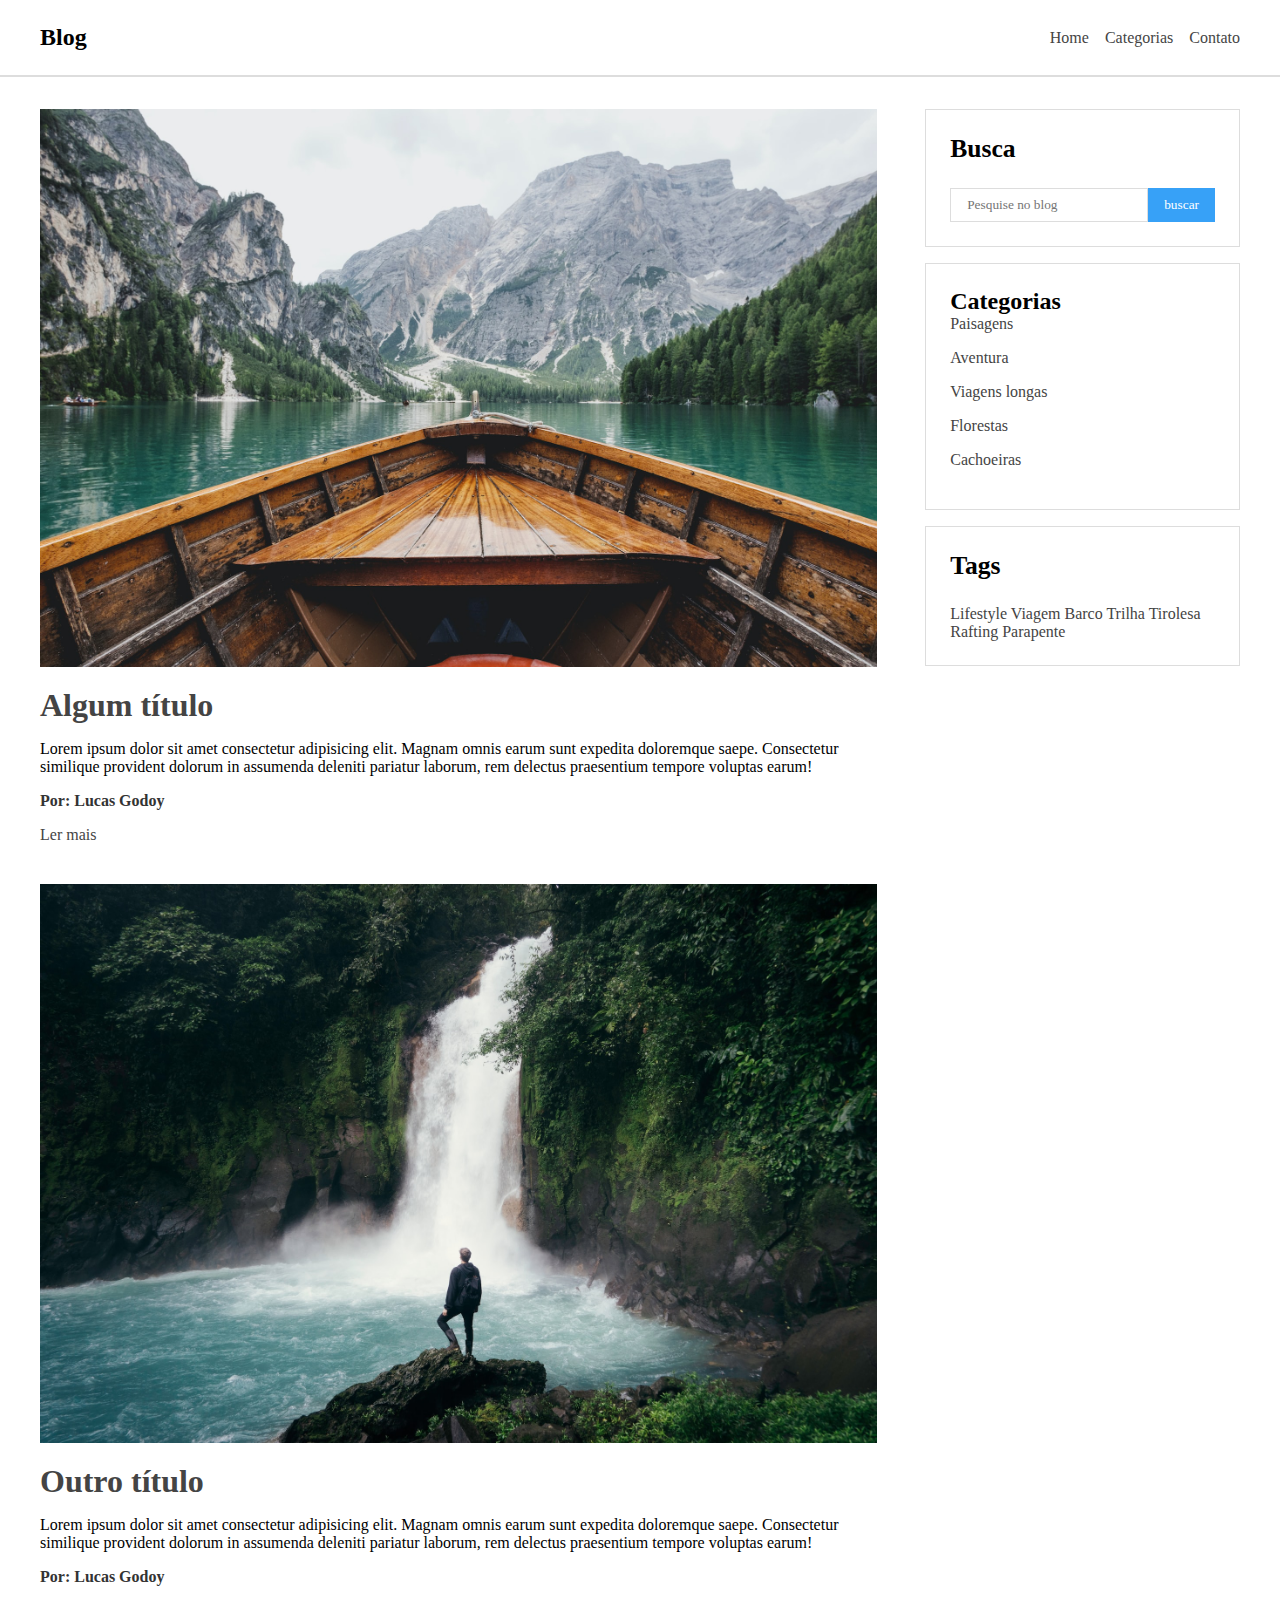
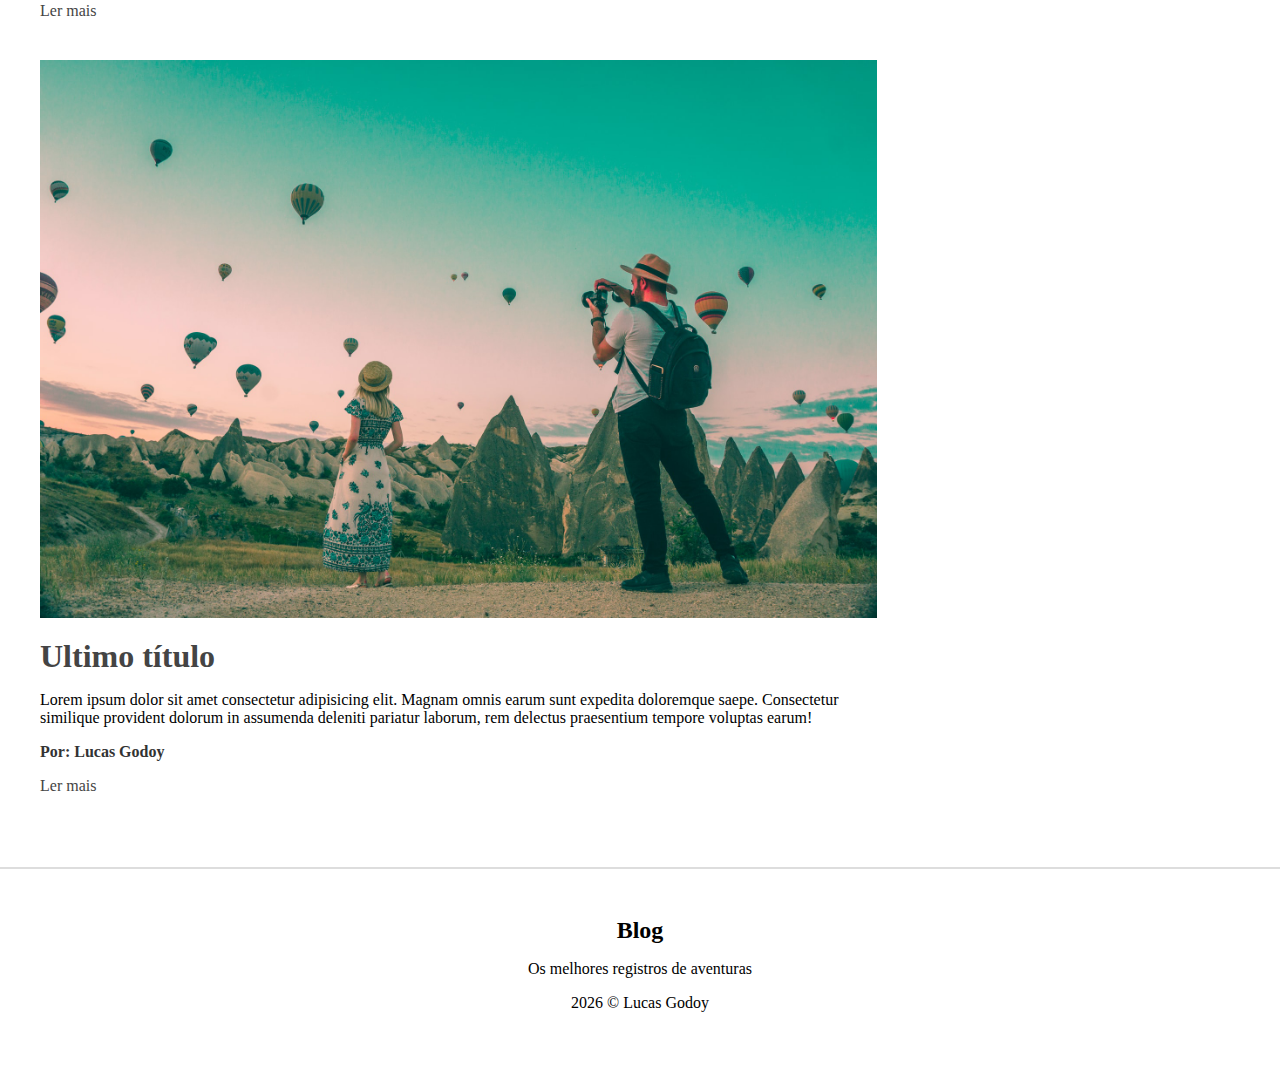
<file: Projeto-BlogSemantico/index.html>
<!doctype html>
<html lang="pt-br">
  <head>
    <meta charset="UTF-8" />
    <meta name="viewport" content="width=device-width, initial-scale=1.0" />
    <title>Blog Semântico</title>
    <link rel="stylesheet" href="style.css" />
  </head>
  <body>
    <header>
      <nav id="navbar">
        <div id="navbar-inner">
          <h2>Blog</h2>
          <ul id="nav-links">
            <li><a href="#">Home</a></li>
            <li><a href="#">Categorias</a></li>
            <li><a href="#">Contato</a></li>
          </ul>
        </div>
      </nav>
    </header>
    <div class="container">
      <main id="posts-container">
        <article class="post">
          <img src="img/f1.jpg" alt="Passeio de barco" />
          <h3 class="title"><a href="#">Algum título</a></h3>
          <p class="description">
            Lorem ipsum dolor sit amet consectetur adipisicing elit. Magnam
            omnis earum sunt expedita doloremque saepe. Consectetur similique
            provident dolorum in assumenda deleniti pariatur laborum, rem
            delectus praesentium tempore voluptas earum!
          </p>
          <p class="author">Por: Lucas Godoy</p>
          <a href="#">Ler mais</a>
        </article>
        <article class="post">
          <img src="img/f2.jpg" alt="Cachoeira" />
          <h3 class="title"><a href="#">Outro título</a></h3>
          <p class="description">
            Lorem ipsum dolor sit amet consectetur adipisicing elit. Magnam
            omnis earum sunt expedita doloremque saepe. Consectetur similique
            provident dolorum in assumenda deleniti pariatur laborum, rem
            delectus praesentium tempore voluptas earum!
          </p>
          <p class="author">Por: Lucas Godoy</p>
          <a href="#">Ler mais</a>
        </article>
        <article class="post">
          <img src="img/f3.jpg" alt="Balões" />
          <h3 class="title"><a href="#">Ultimo título</a></h3>
          <p class="description">
            Lorem ipsum dolor sit amet consectetur adipisicing elit. Magnam
            omnis earum sunt expedita doloremque saepe. Consectetur similique
            provident dolorum in assumenda deleniti pariatur laborum, rem
            delectus praesentium tempore voluptas earum!
          </p>
          <p class="author">Por: Lucas Godoy</p>
          <a href="#">Ler mais</a>
        </article>
      </main>
      <aside id="sidebar">
        <section id="search-bar">
          <h4>Busca</h4>
          <form>
            <input type="text" placeholder="Pesquise no blog" />
            <input type="submit" value="buscar" />
          </form>
        </section>
        <section id="categories">
          <h2>Categorias</h2>
          <nav>
            <ul>
              <li><a href="#">Paisagens</a></li>
              <li><a href="#">Aventura</a></li>
              <li><a href="#">Viagens longas</a></li>
              <li><a href="#">Florestas</a></li>
              <li><a href="#">Cachoeiras</a></li>
            </ul>
          </nav>
        </section>
        <section id="tags">
          <h4>Tags</h4>
          <div class="tags-container">
            <a href="#">Lifestyle</a>
            <a href="#">Viagem</a>
            <a href="#">Barco</a>
            <a href="#">Trilha</a>
            <a href="#">Tirolesa</a>
            <a href="#">Rafting</a>
            <a href="#">Parapente</a>
          </div>
        </section>
      </aside>
    </div>
    <footer id="footer">
      <h2>Blog</h2>
      <p>Os melhores registros de aventuras</p>
      <p>2026 &copy; Lucas Godoy</p>
    </footer>
  </body>
</html>
</file>
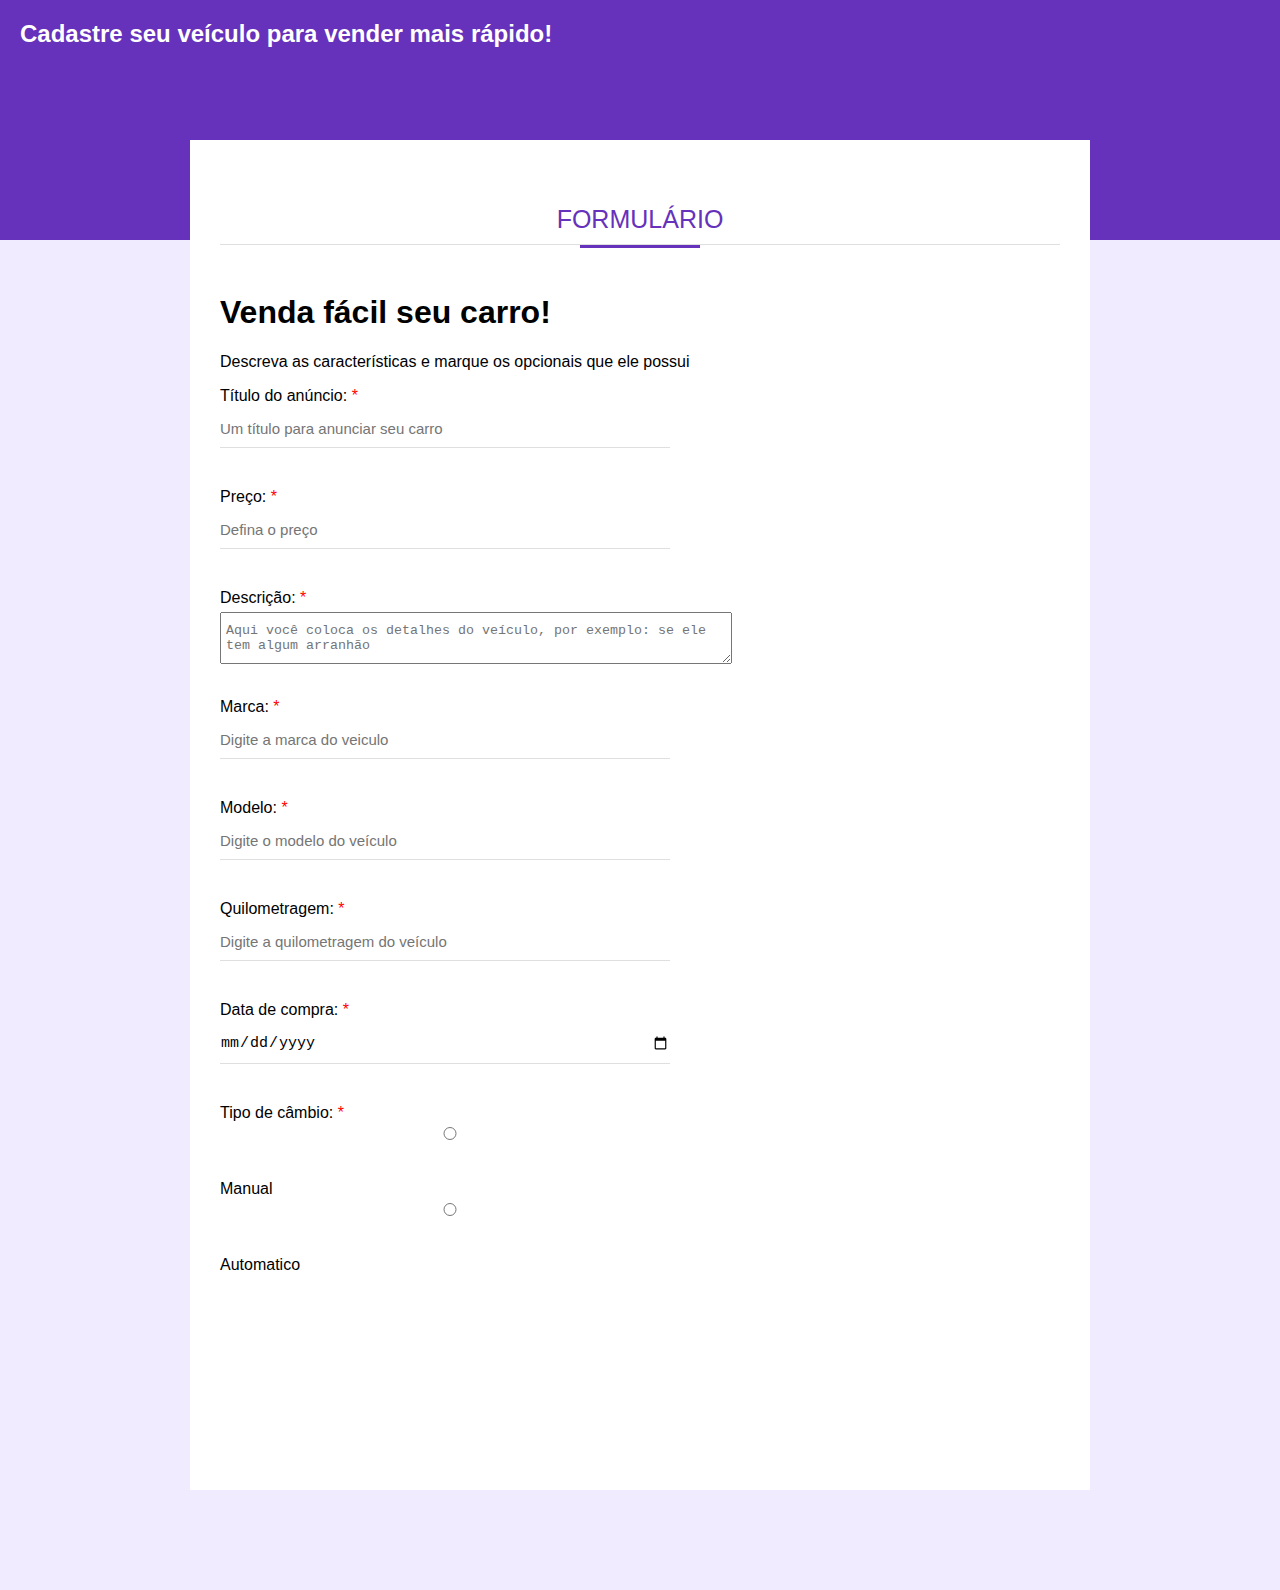
<file: Projeto-Formulario/index.html>
<!DOCTYPE html>
<html lang="pt-br">
  <head>
    <meta charset="UTF-8" />
    <meta name="viewport" content="width=device-width, initial-scale=1.0" />
    <title>Venda seu carro</title>
    <link rel="stylesheet" href="style.css" />
  </head>
  <body>
    <div class="header">
      <h2>Cadastre seu veículo para vender mais rápido!</h2>
    </div>
    <div class="container">
      <p class="paragrafo-formulario">FORMULÁRIO</p>
      <div class="linha"></div>
      <h1>Venda fácil seu carro!</h1>
      <p>Descreva as características e marque os opcionais que ele possui</p>
      <div class="input">
        <label for="titulo"
          >Título do anúncio: <span class="asterisco">*</span></label
        >
        <input
          type="text"
          name="titulo"
          placeholder="Um título para anunciar seu carro"
          required
        />
        <div class="input">
          <label for="preco">Preço: <span class="asterisco">*</span></label>
          <input
            type="number"
            name="preco"
            placeholder="Defina o preço"
            required
          />
        </div>
        <div class="input">
          <label for="preco">Descrição: <span class="asterisco">*</span></label>
          <textarea name="descricao" id="" placeholder="Aqui você coloca os detalhes do veículo, por exemplo: se ele tem algum arranhão"></textarea>
      </div>
      <div class="input">
          <label for="marca">Marca: <span class="asterisco">*</span></label>
          <input
            type="text"
            name="marca"
            placeholder="Digite a marca do veiculo"
            required
          />
        </div>
        <div class="input">
          <label for="marca">Modelo: <span class="asterisco">*</span></label>
          <input
            type="text"
            name="modelo"
            placeholder="Digite o modelo do veículo"
            required
          />
        </div>
        <div class="input">
          <label for="quilometragem">Quilometragem: <span class="asterisco">*</span></label>
          <input
            type="number"
            name="quilometragem"
            placeholder="Digite a quilometragem do veículo"
            required
          />
        </div>
        <div class="input">
          <label for="data">Data de compra: <span class="asterisco">*</span></label>
          <input
            type="date"
            name="data"
            required
          />
        </div>
        <div class="input">
          <label for="cambio">Tipo de câmbio: <span class="asterisco">*</span></label>
          <input
            type="radio"
            name="cambio"
            required
          />
          <label for="manual">Manual</label>
          <input
            type="radio"
            name="cambio"
            required
          />
          <label for="automatico">Automatico</label>
        </div>
    </div>
    
  </body>
</html>
</file>
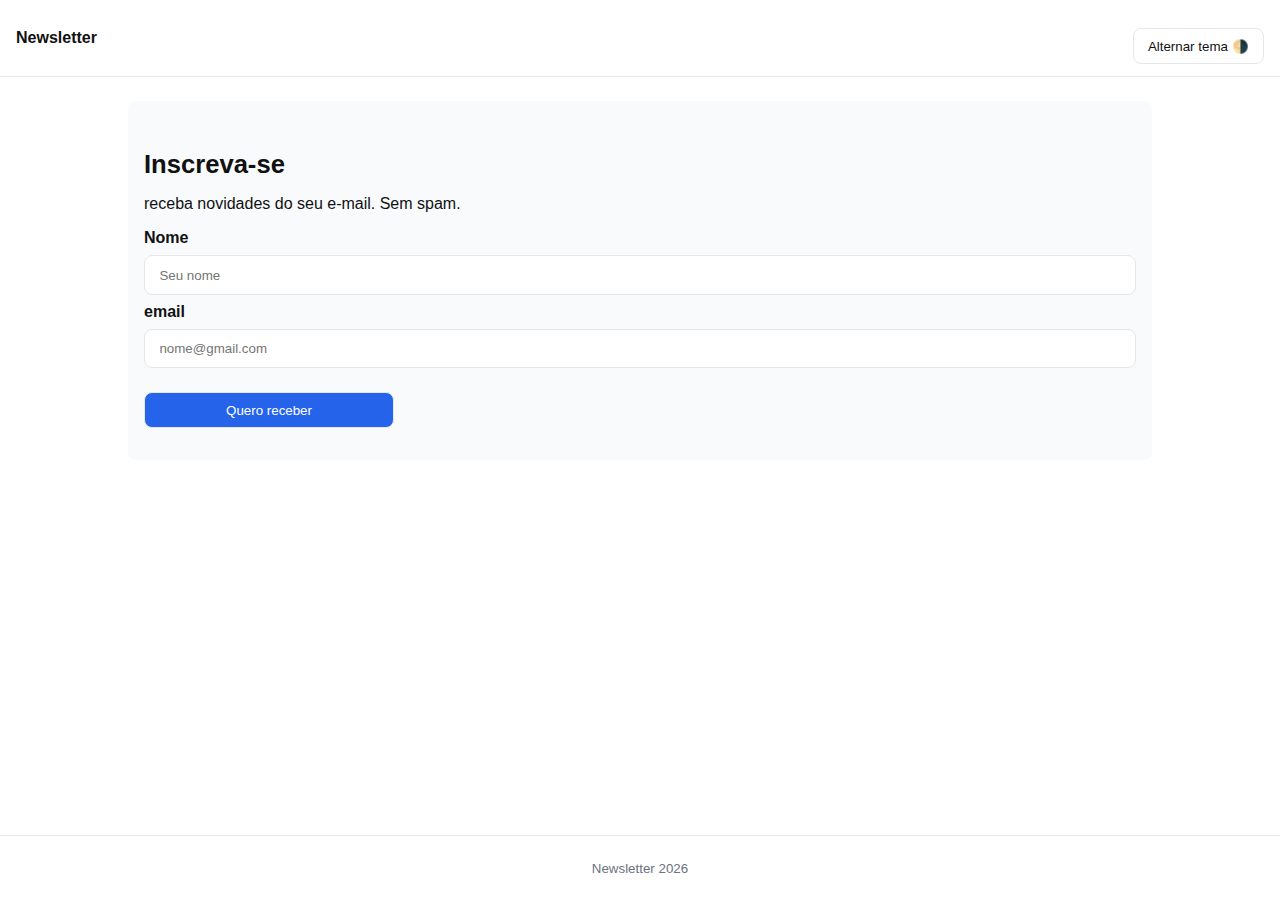
<file: Projeto-HospedarSite/index.html>
<!doctype html>
<html lang="en">
  <head>
    <meta charset="UTF-8" />
    <meta name="viewport" content="width=device-width, initial-scale=1.0" />
    <title>Newsletter</title>
    <link rel="stylesheet" href="style.css" />
    <script src="app.js" defer></script>
  </head>
  <body>
    <header class="topo">
      <div class="container">
        <strong>Newsletter</strong>
        <button id="btnTema" class="btn">Alternar tema 🌗</button>
      </div>
    </header>
    <main class="container">
      <section class="caixa">
        <h1>Inscreva-se</h1>
        <p>receba novidades do seu e-mail. Sem spam.</p>

        <form>
          <label for="nome">Nome</label>
          <input type="text" name="nome" id="nome" placeholder="Seu nome" />

          <label for="email">email</label>
          <input
            type="email"
            id="email"
            name="email"
            placeholder="nome@gmail.com"
          />

          <button type="submit" class="btn primario">Quero receber</button>
        </form>
      </section>
    </main>

    <footer class="rodape">
      <div class="container">
        <small>Newsletter <span id="ano"></span></small>
      </div>
    </footer>
  </body>
</html>
</file>
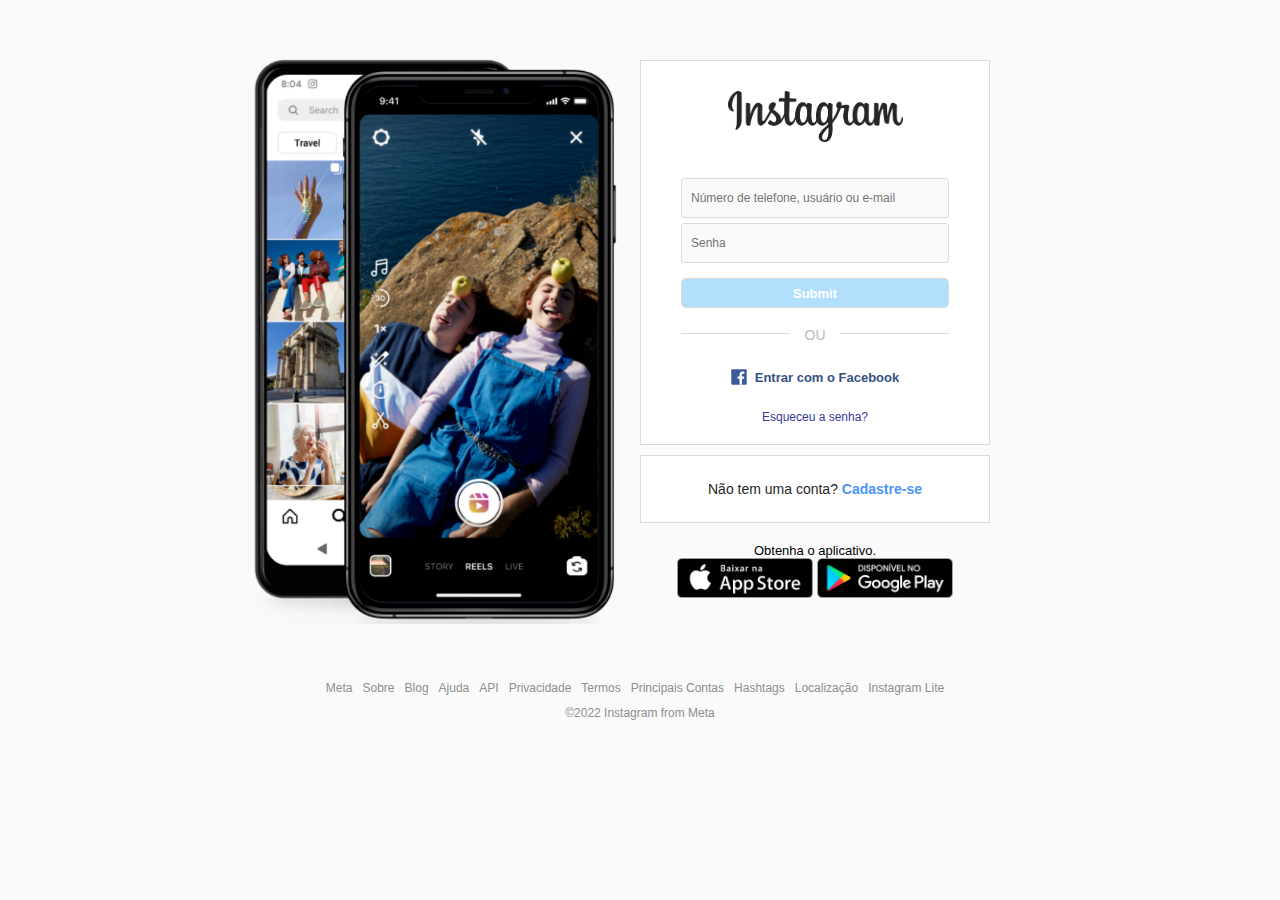
<file: Projeto-Instagram/index.html>
<!doctype html>
<html lang="pt-br">
  <head>
    <meta charset="UTF-8" />
    <meta name="viewport" content="width=device-width, initial-scale=1.0" />
    <title>Instagram</title>
    <link rel="stylesheet" href="style.css" />
    <link
      rel="shortcut icon"
      href="../Projeto-Instagram/img/favicon.png"
      type="image/x-icon"
    />
  </head>
  <body>
    <main>
        <div id="main-container">
            <!-- Banner Container -->
            <div id="banner-container">
                <img src="img/banner2.png" alt="Crie uma conta no Instagram">
            </div>
            <!-- Login e Registro -->
             <div id="form-container">
                <div id="form-box">
                    <img id="logo-insta" src="img/logo_instagram.png" alt="Instagram">
                    <form id="login-form">
                        <input type="text" name="username" placeholder="Número de telefone, usuário ou e-mail">
                        <input type="password" name="password" placeholder="Senha"">
                        <input type="submit" name="Entrar">
                    </form>
                    <div class="separator">
                        <div class="line"></div>
                        <span>Ou</span>
                    </div>
                    <div id="other-links">
                         <div id="facebook-login">
                            <a href="#">
                            <img src="img/logo_facebook.svg" alt="Facebook Login">
                            <span>Entrar com o Facebook</span></a>
                        </div>
                        <div id="forgot-pass">
                            <a href="#">Esqueceu a senha?</a>
                        </div>
                        </div>
                </div>
                <div id="register-container">
                    <p>Não tem uma conta? <a href="#">Cadastre-se</a></p>
                </div>
                <div id="get-app-container">
                    <p>Obtenha o aplicativo.</p>
                    <a href="#">
                        <img src="img/apple_btn.png" alt="Apple Store"> 
                    </a>
                    <a href="#">
                        <img src="img/gplay_btn.png" alt="Google Play Store">
                    </a>
                </div>
             </div>
        </div>
    </main>
    <footer>
        <nav>
            <ul id="footer-links">
                <li> <a href="#">Meta</a></li>
                <li> <a href="#">Sobre</a></li>
                <li> <a href="#">Blog</a></li>
                <li> <a href="#">Ajuda</a></li>
                <li> <a href="#">API</a></li>
                <li> <a href="#">Privacidade</a></li>
                <li> <a href="#">Termos</a></li>
                <li> <a href="#">Principais Contas</a></li>
                <li> <a href="#">Hashtags</a></li>
                <li> <a href="#">Localização</a></li>
                <li> <a href="#">Instagram Lite</a></li>
            </ul>
        </nav>
        <p id="copyright">&copy;2022 Instagram from Meta</p>
    </footer>
  </body>
</html>
</file>
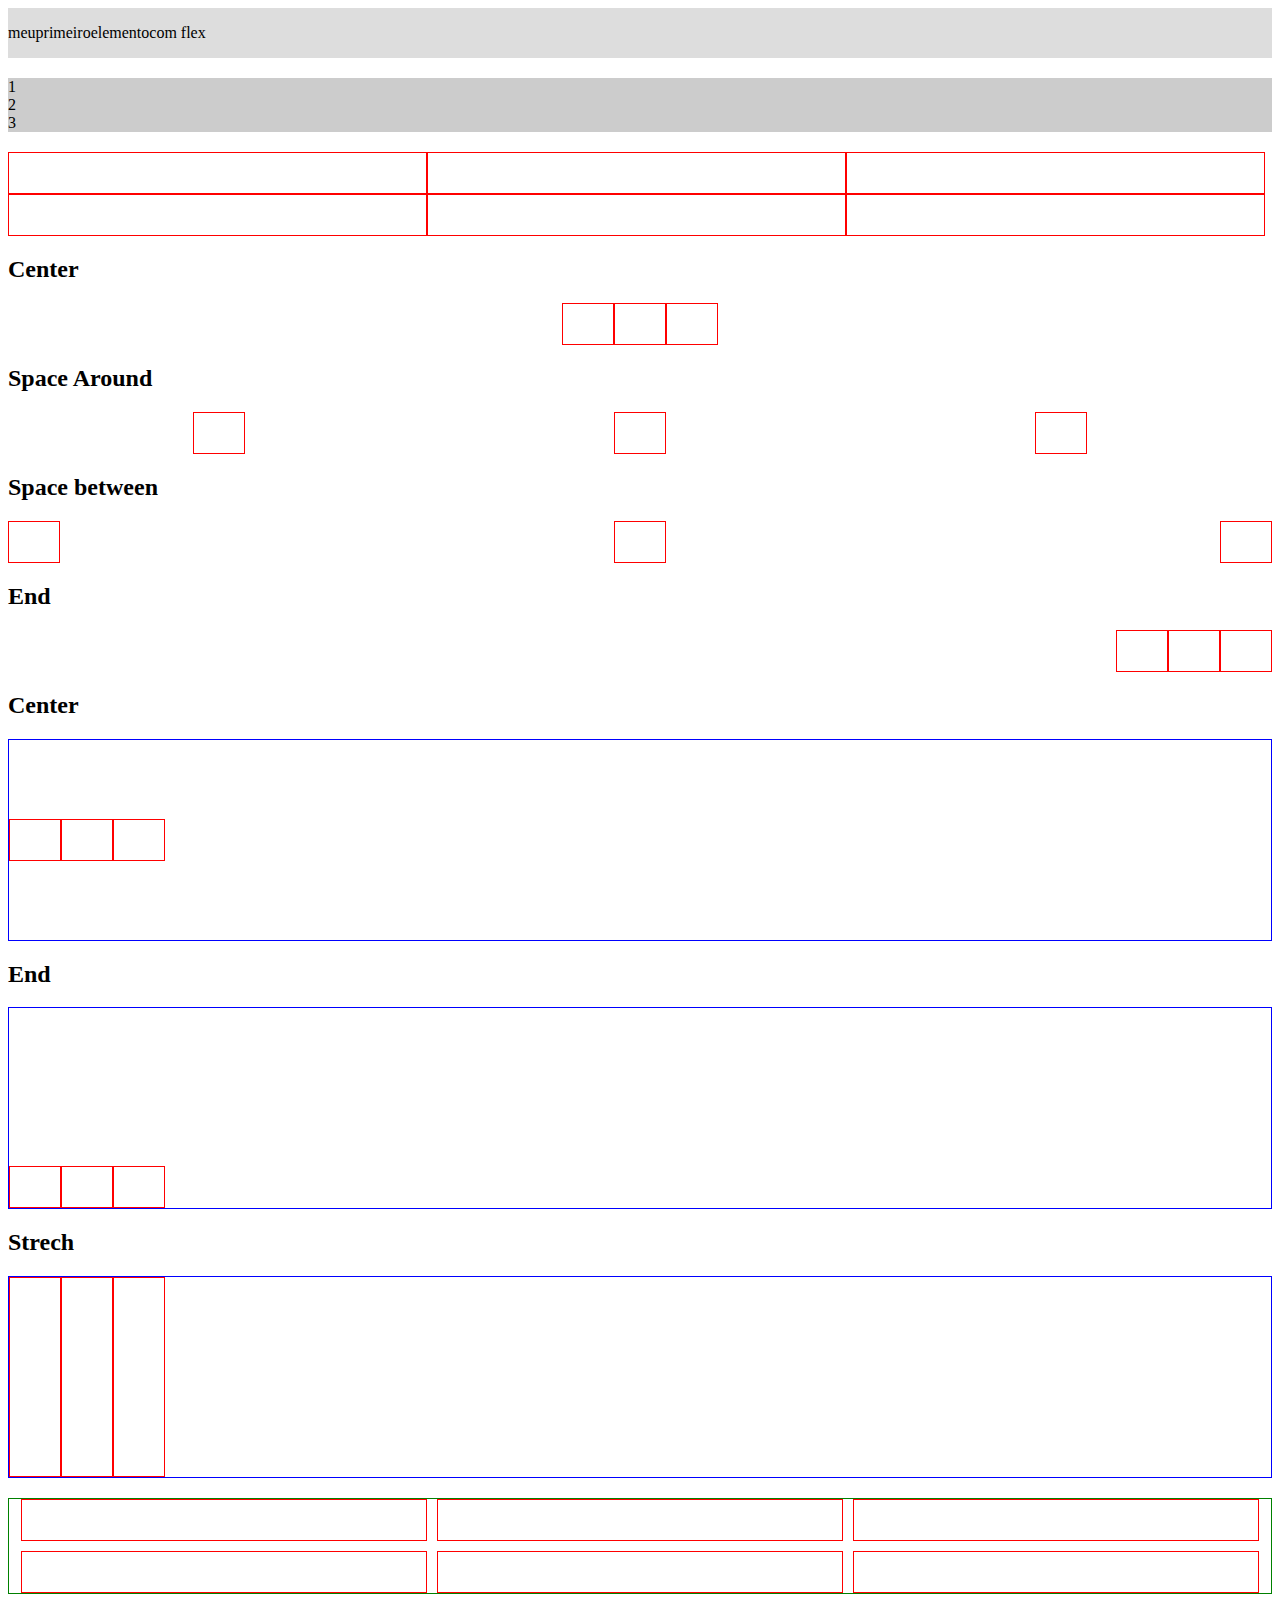
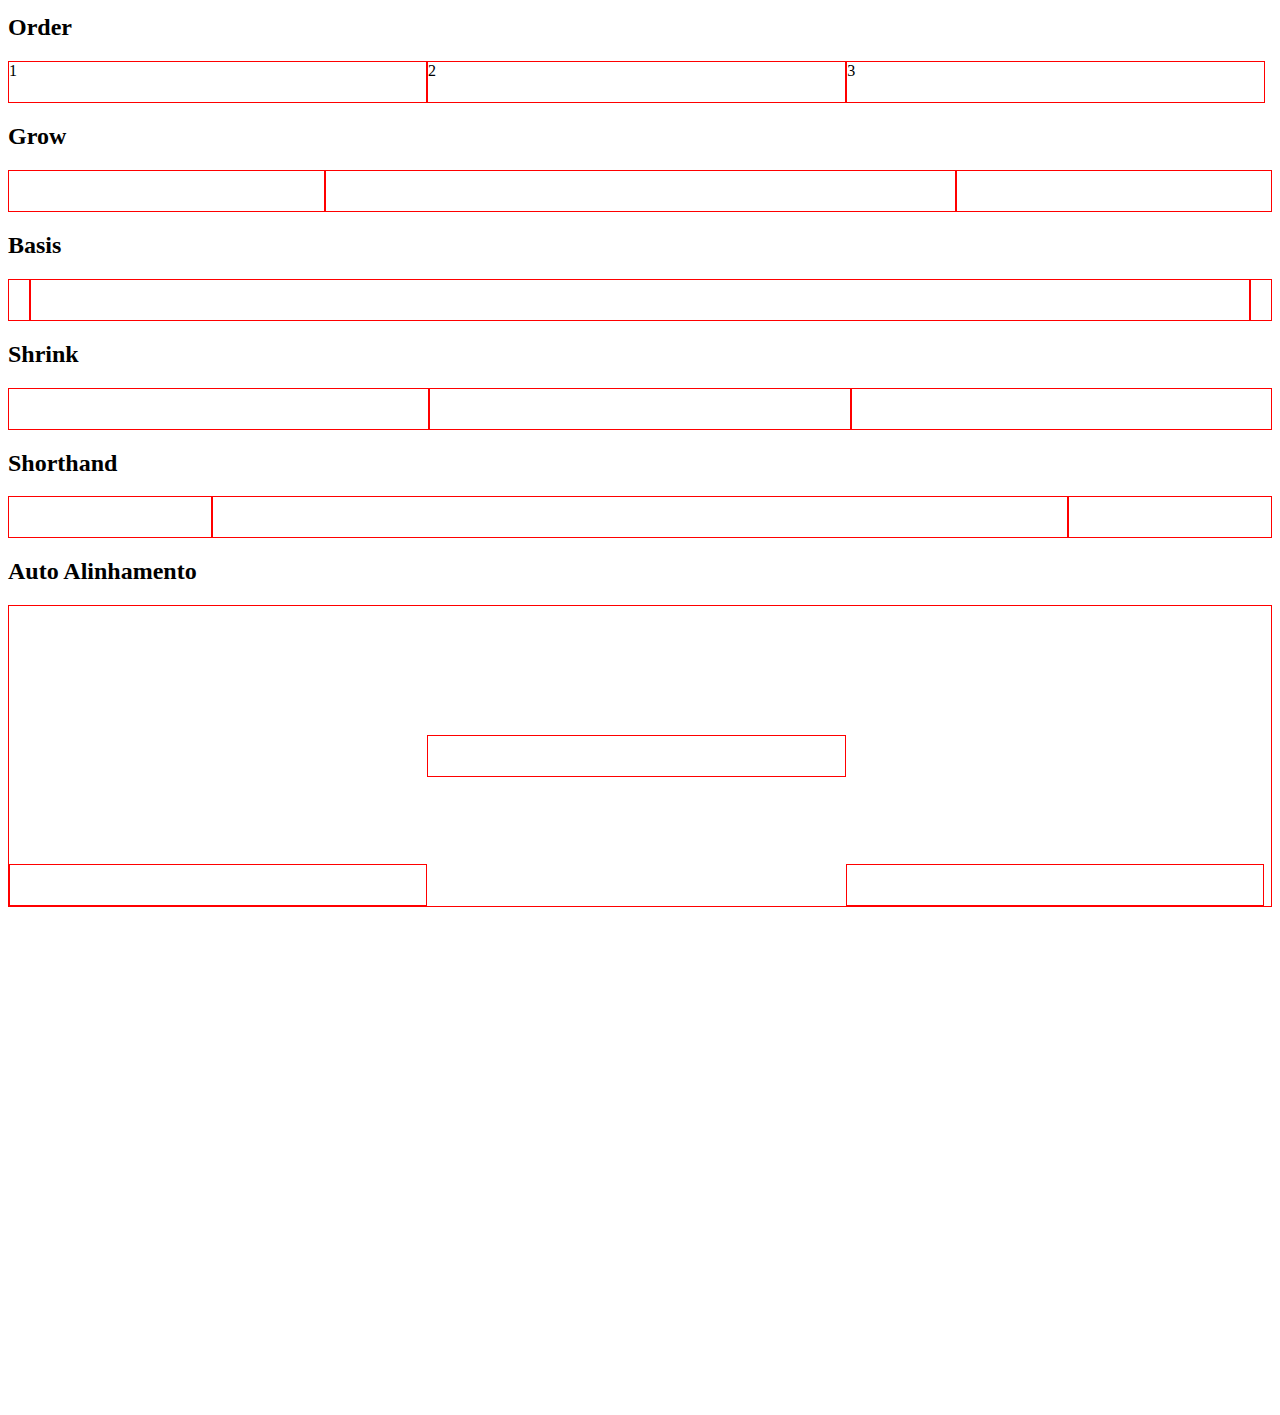
<file: Teoria-Flexbox/index.html>
<!doctype html>
<html lang="pt-br">
  <head>
    <meta charset="UTF-8" />
    <meta name="viewport" content="width=device-width, initial-scale=1.0" />
    <title>Flexbox</title>
    <link rel="stylesheet" href="style.css" />
  </head>
  <body>
    <div class="flex">
      <p>meu</p>
      <p>primeiro</p>
      <p>elemento</p>
      <p>com flex</p>
    </div>

    <div class="flex-column">
      <span>1</span>
      <span>2</span>
      <span>3</span>
    </div>

    <div class="wrap">
      <div class="box"></div>
      <div class="box"></div>
      <div class="box"></div>
      <div class="box"></div>
      <div class="box"></div>
      <div class="box"></div>
    </div>

    <h2>Center</h2>
    <div class="center">
      <div class="box"></div>
      <div class="box"></div>
      <div class="box"></div>
    </div>
    <h2>Space Around</h2>
    <div class="space-around">
      <div class="box"></div>
      <div class="box"></div>
      <div class="box"></div>
    </div>
    <h2>Space between</h2>
    <div class="space-between">
      <div class="box"></div>
      <div class="box"></div>
      <div class="box"></div>
    </div>
    <h2>End</h2>
    <div class="end">
      <div class="box"></div>
      <div class="box"></div>
      <div class="box"></div>
    </div>

    <h2>Center</h2>
    <div class="align-center">
      <div class="box"></div>
      <div class="box"></div>
      <div class="box"></div>
    </div>

    <h2>End</h2>
    <div class="flex-end">
      <div class="box"></div>
      <div class="box"></div>
      <div class="box"></div>
    </div>
    <h2>Strech</h2>
    <div class="stretch">
      <div class="box"></div>
      <div class="box"></div>
      <div class="box"></div>
    </div>

    <div class="gap">
      <div class="box"></div>
      <div class="box"></div>
      <div class="box"></div>
      <div class="box"></div>
      <div class="box"></div>
      <div class="box"></div>
    </div>

    <h2>Order</h2>
    <div class="order">
      <div class="box" id="three">3</div>
      <div class="box" id="one">1</div>
      <div class="box" id="two">2</div>
    </div>

    <h2>Grow</h2>
    <div class="grow">
      <div class="box"></div>
      <div class="box big"></div>
      <div class="box"></div>
    </div>

    <h2>Basis</h2>
    <div class="basis">
      <div class="box"></div>
      <div class="box big"></div>
      <div class="box"></div>
    </div>

    <h2>Shrink</h2>
    <div class="shrink">
      <div class="box"></div>
      <div class="box small"></div>
      <div class="box"></div>
    </div>

    <h2>Shorthand</h2>
    <div class="shorthand">
      <div class="box"></div>
      <div class="box different"></div>
      <div class="box"></div>
    </div>

    <h2>Auto Alinhamento</h2>
    <div class="auto-alignment">
      <div class="box"></div>
      <div class="box different"></div>
      <div class="box"></div>
    </div>
  </body>
</html>
</file>
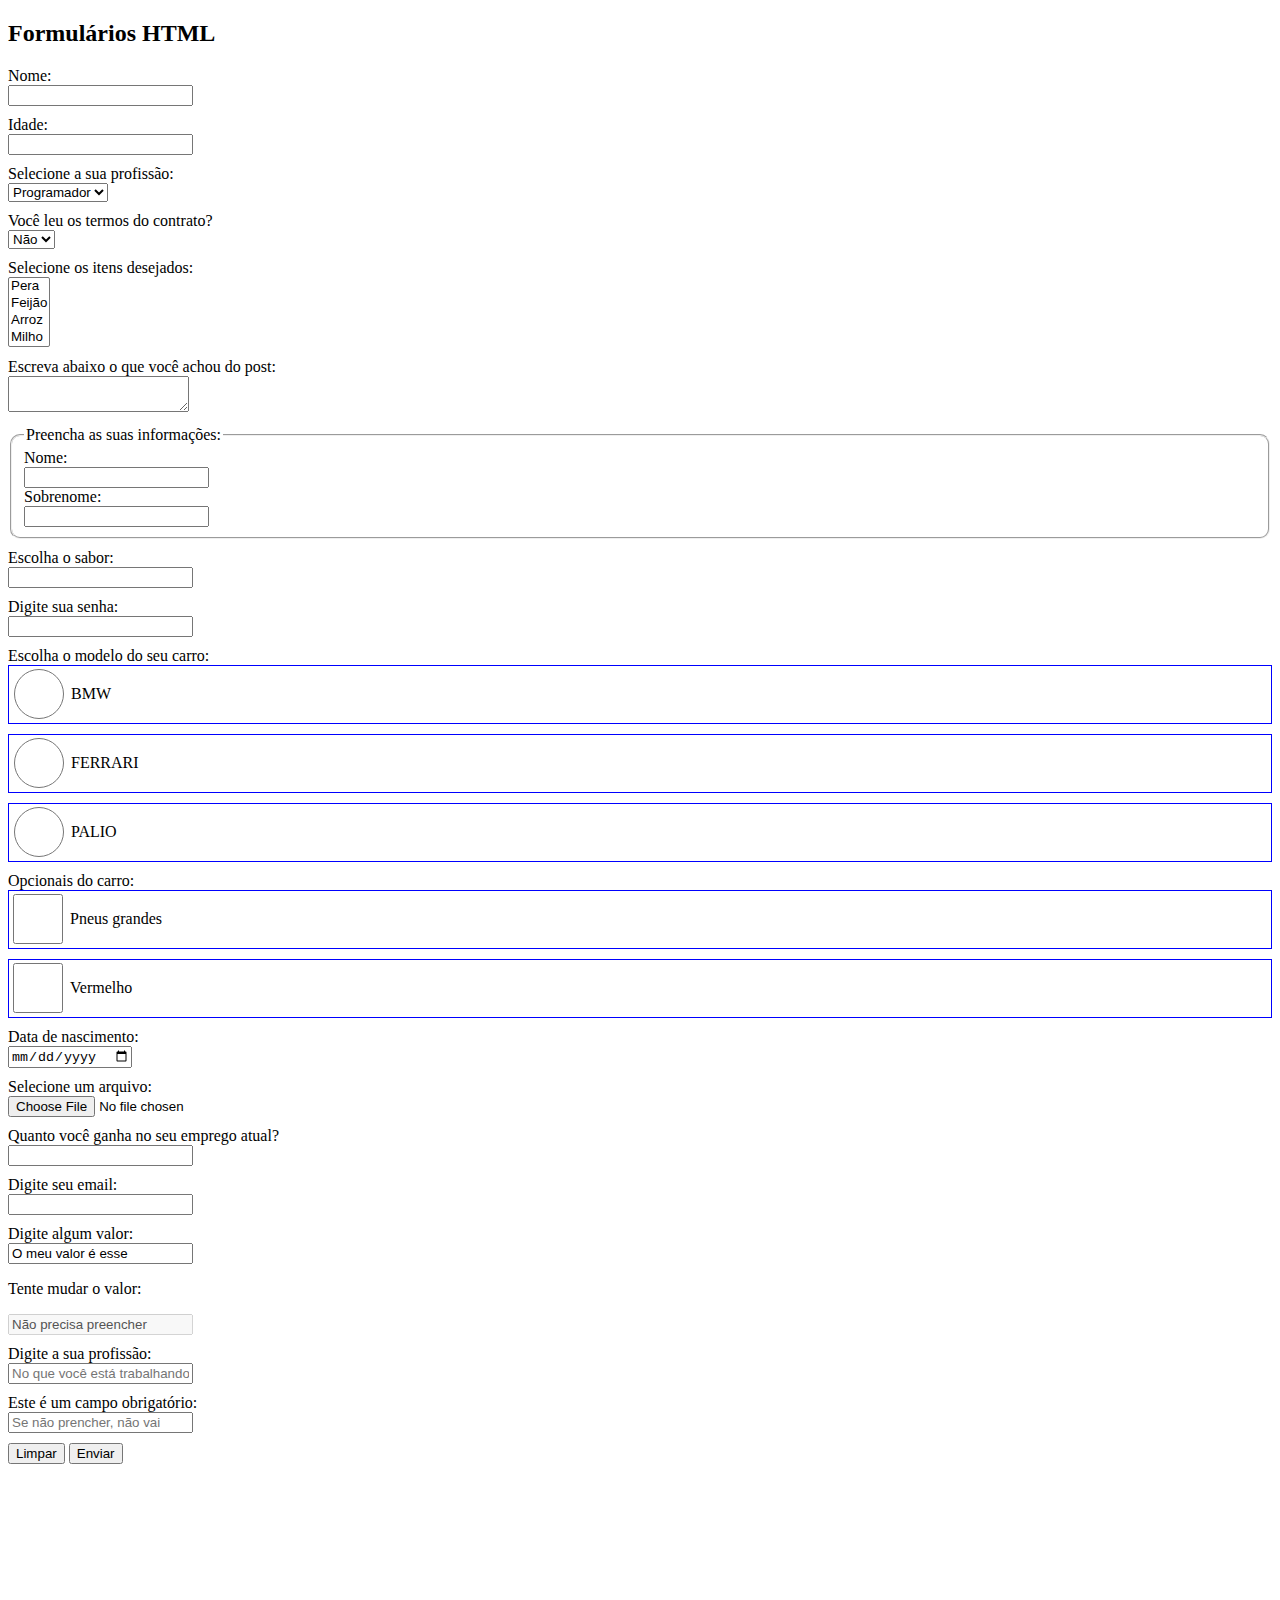
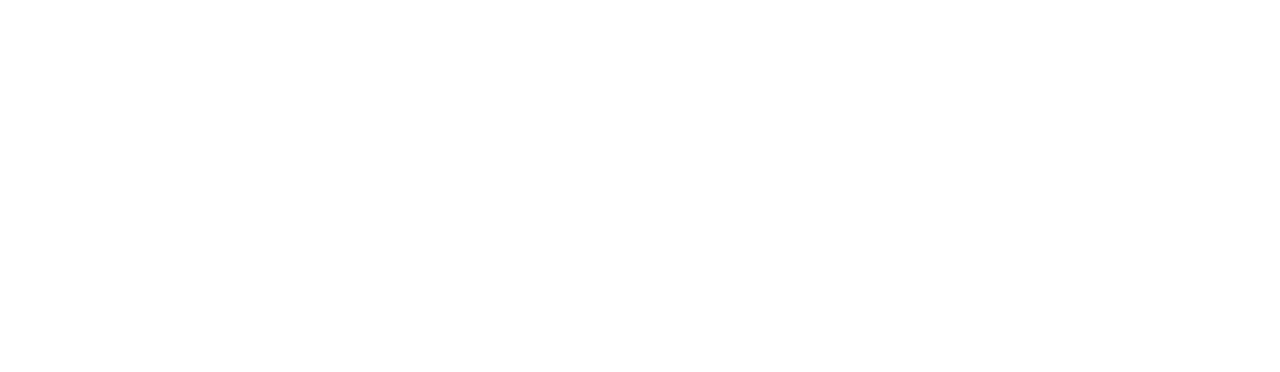
<file: Teoria-Formularios/index.html>
<!doctype html>
<html lang="pt-br">
  <head>
    <meta charset="UTF-8" />
    <meta name="viewport" content="width=device-width, initial-scale=1.0" />
    <title>Formulários</title>
    <link rel="stylesheet" href="style.css" />
  </head>
  <body>
    <h2>Formulários HTML</h2>
    <form action="registrar.php" method="GET">
      <div>
        <label for="">Nome:</label>
        <input type="text" />
      </div>
      <div>
        <label for="age">Idade:</label>
        <input type="text" name="age" />
      </div>
      <div>
        <label for="job">Selecione a sua profissão:</label>
        <select name="job" id="">
          <option value="programador">Programador</option>
          <option value="tester">Tester/QA</option>
          <option value="devops">DevOps</option>
        </select>
      </div>
      <div>
        <label for="contract">Você leu os termos do contrato?</label>
        <select name="contract" id="">
          <option value="sim">Sim</option>
          <option value="nao" selected>Não</option>
        </select>
      </div>
      <div>
        <label for="items">Selecione os itens desejados:</label>
        <select name="items" id="" multiple>
          <option value="pera">Pera</option>
          <option value="feijao">Feijão</option>
          <option value="arroz">Arroz</option>
          <option value="milho">Milho</option>
        </select>
      </div>
      <div>
        <label for="comment">Escreva abaixo o que você achou do post:</label>
        <textarea name="comment"></textarea>
      </div>
      <div>
        <fieldset>
          <legend>Preencha as suas informações:</legend>
          <label for="firstname">Nome:</label>
          <input type="text" name="firstname" />
          <label for="lastname">Sobrenome:</label>
          <input type="text" name="lastname" />
        </fieldset>
      </div>
      <div>
        <label for="flavor">Escolha o sabor:</label>
        <input type="text" list="flavors" name="flavor" />
        <datalist id="flavors">
          <option value="Cereja"></option>
          <option value="Morango"></option>
          <option value="Abacaxi"></option>
          <option value="Chocolate"></option>
        </datalist>
      </div>
      <div>
        <label for="password">Digite sua senha:</label>
        <input type="password" name="password" />
      </div>

      <label for="car-model">Escolha o modelo do seu carro:</label>
      <div class="radio">
        <input type="radio" value="bmw" name="car-model" />
        <label for="bmw">BMW</label>
      </div>
      <div class="radio">
        <input type="radio" value="ferrari" name="car-model" />
        <label for="ferrari">FERRARI</label>
      </div>
      <div class="radio">
        <input type="radio" value="palio" name="car-model" />
        <label for="palio">PALIO</label>
      </div>
      <div>
        <label for="optionals">Opcionais do carro:</label>
        <div class="radio">
          <input type="checkbox" name="optionals[]" value="big-tires" />
          <label for="big-tires">Pneus grandes</label>
        </div>
        <div class="radio">
          <input type="checkbox" name="optionals[]" value="big-tires" />
          <label for="vermelho">Vermelho</label>
        </div>
      </div>

      <div>
        <label for="birthday">Data de nascimento:</label>
        <input type="date" />
      </div>
      <div>
        <label for="archives">Selecione um arquivo:</label>
        <input type="file" name="archives" />
      </div>
      <div>
        <label for="salary">Quanto você ganha no seu emprego atual?</label>
        <input type="number" name="salary" />
      </div>
      <div>
        <label for="email">Digite seu email:</label>
        <input type="email" name="email" />
      </div>
      <div>
        <label for="value">Digite algum valor:</label>
        <input type="text" name="value" value="O meu valor é esse" />
      </div>

      <div>
        <p>Tente mudar o valor:</p>
        <input type="text" value="Não precisa preencher" disabled />
      </div>
      <div>
        <label for="current-job">Digite a sua profissão:</label>
        <input
          type="text"
          name="current-job"
          placeholder="No que você está trabalhando agora?"
        />
      </div>
      <div>
        <label for="obrigatorio">Este é um campo obrigatório:</label>
        <input
          type="text"
          placeholder="Se não prencher, não vai"
          name="obrigatorio"
          required
        />
      </div>
      <input type="reset" value="Limpar" />
      <input type="submit" value="Enviar" />
    </form>
  </body>
</html>
</file>
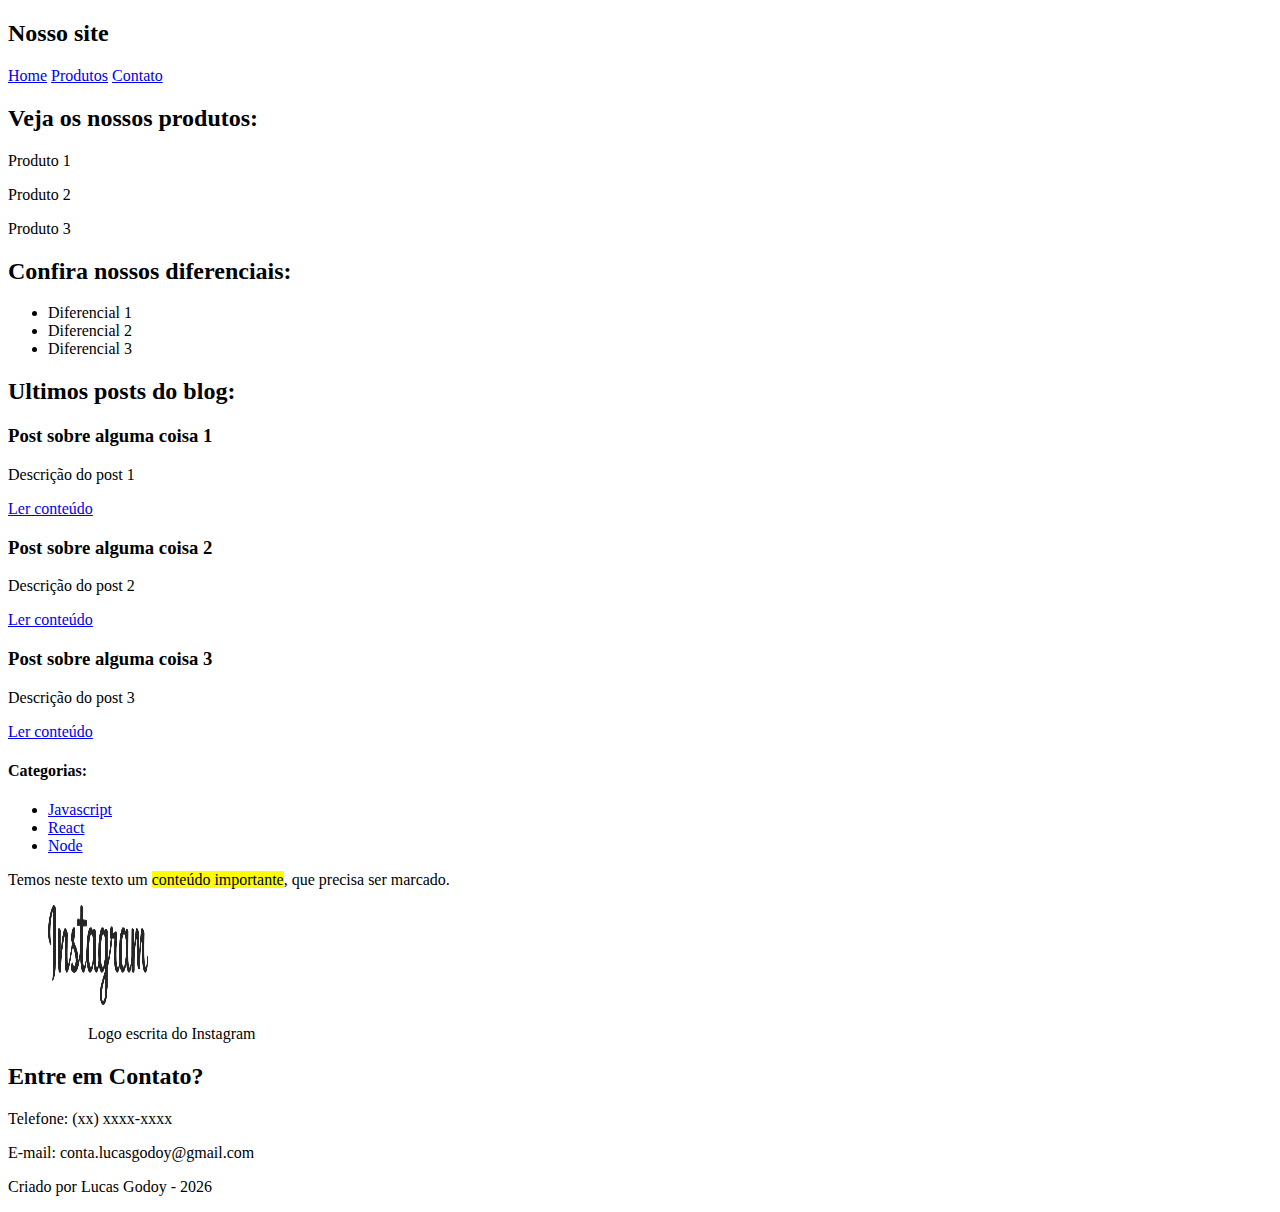
<file: Teoria-HtmlSemantico/index.html>
<!doctype html>
<html lang="pt-br">
  <head>
    <meta charset="UTF-8" />
    <meta name="viewport" content="width=device-width, initial-scale=1.0" />
    <title>HTML Semântico</title>
  </head>
  <body>
    <header>
      <h2>Nosso site</h2>
      <nav>
        <a href="#">Home</a>
        <a href="#">Produtos</a>
        <a href="#">Contato</a>
      </nav>
    </header>
    <main>
      <section>
        <h2>Veja os nossos produtos:</h2>
        <p>Produto 1</p>
        <p>Produto 2</p>
        <p>Produto 3</p>
      </section>
      <section>
        <h2>Confira nossos diferenciais:</h2>
        <ul>
          <li>Diferencial 1</li>
          <li>Diferencial 2</li>
          <li>Diferencial 3</li>
        </ul>
      </section>
      <section>
        <h2>Ultimos posts do blog:</h2>
        <article>
          <h3>Post sobre alguma coisa 1</h3>
          <p>Descrição do post 1</p>
          <a href="#">Ler conteúdo</a>
        </article>
        <article>
          <h3>Post sobre alguma coisa 2</h3>
          <p>Descrição do post 2</p>
          <a href="#">Ler conteúdo</a>
        </article>
        <article>
          <h3>Post sobre alguma coisa 3</h3>
          <p>Descrição do post 3</p>
          <a href="#">Ler conteúdo</a>
        </article>
      </section>
    </main>

    <aside>
      <h4>Categorias:</h4>
      <ul>
        <li><a href="#">Javascript</a></li>
        <li><a href="#">React</a></li>
        <li><a href="#">Node</a></li>
      </ul>
    </aside>
    <p>
      Temos neste texto um <mark>conteúdo importante</mark>, que precisa ser
      marcado.
    </p>
    <figure>
      <img
        src="../Projeto-Instagram/img/logo_instagram.png"
        alt="Instagram"
        width="100px"
        height="100px"
      />
      <figure>Logo escrita do Instagram</figure>
    </figure>
    <footer>
      <div>
        <h2>Entre em Contato?</h2>
        <p>Telefone: (xx) xxxx-xxxx</p>
        <p>E-mail: conta.lucasgodoy@gmail.com</p>
      </div>
      <p>Criado por Lucas Godoy - 2026</p>
    </footer>
  </body>
</html>
</file>
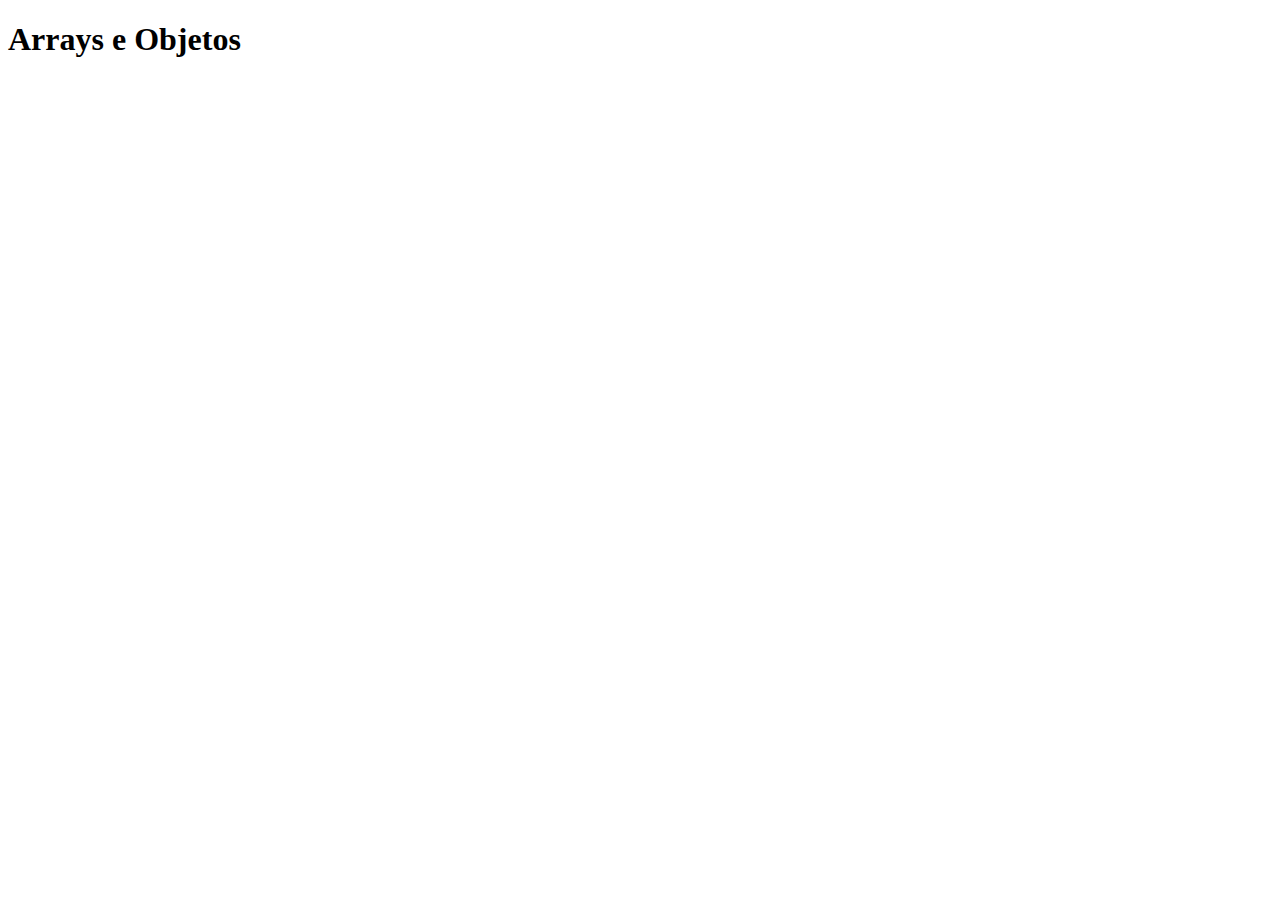
<file: Teoria-JavaScriptArrays/index.html>
<!doctype html>
<html lang="pt-br">
  <head>
    <meta charset="UTF-8" />
    <meta name="viewport" content="width=device-width, initial-scale=1.0" />
    <title>Arrays e Objetos</title>
    <script src="script.js"></script>
  </head>
  <body>
    <h1>Arrays e Objetos</h1>
  </body>
</html>
</file>
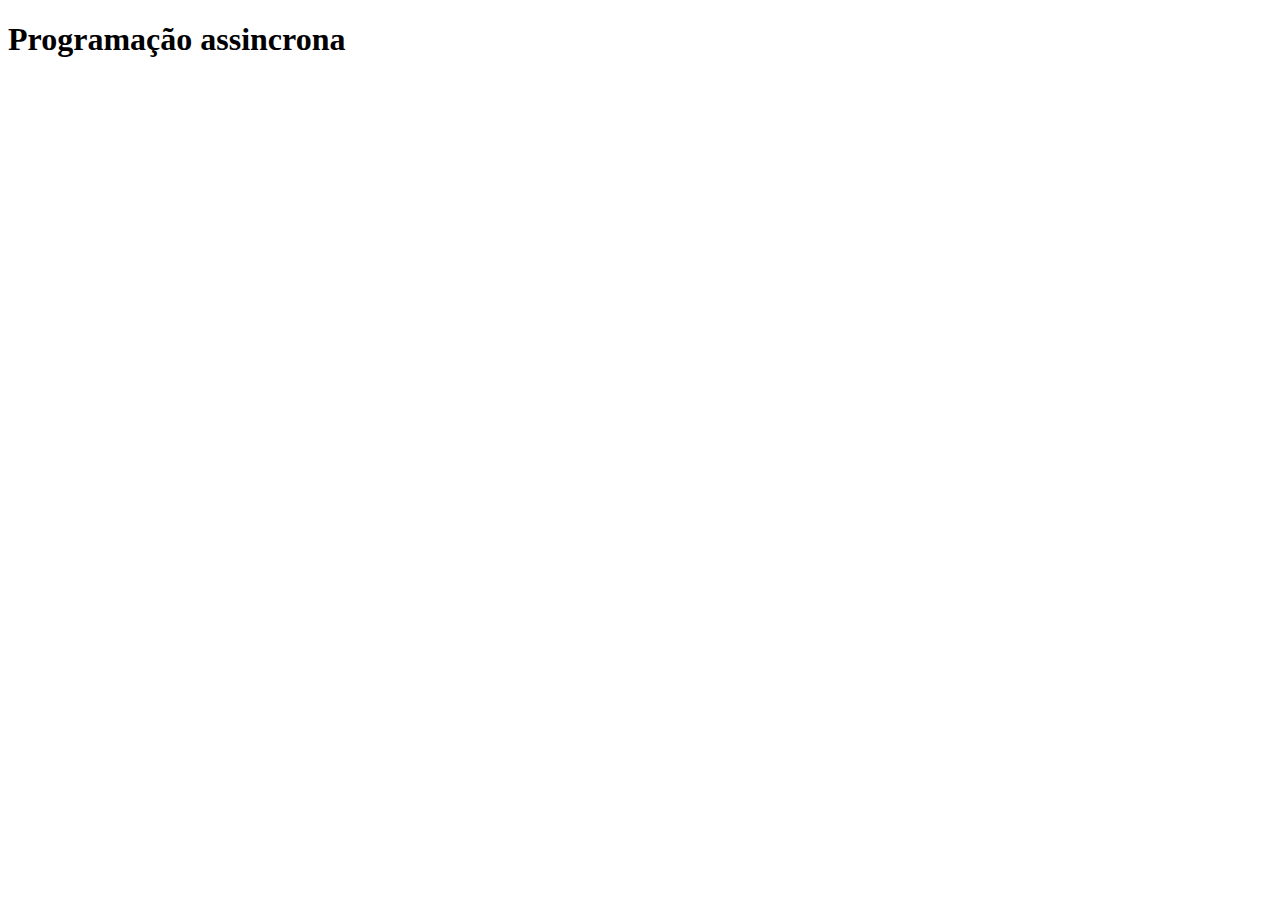
<file: Teoria-JavaScriptAssincrono/index.html>
<!doctype html>
<html lang="en">
  <head>
    <meta charset="UTF-8" />
    <meta name="viewport" content="width=device-width, initial-scale=1.0" />
    <title>Programação assincrona</title>
    <script src="script.js"></script>
  </head>
  <body>
    <h1>Programação assincrona</h1>
  </body>
</html>
</file>
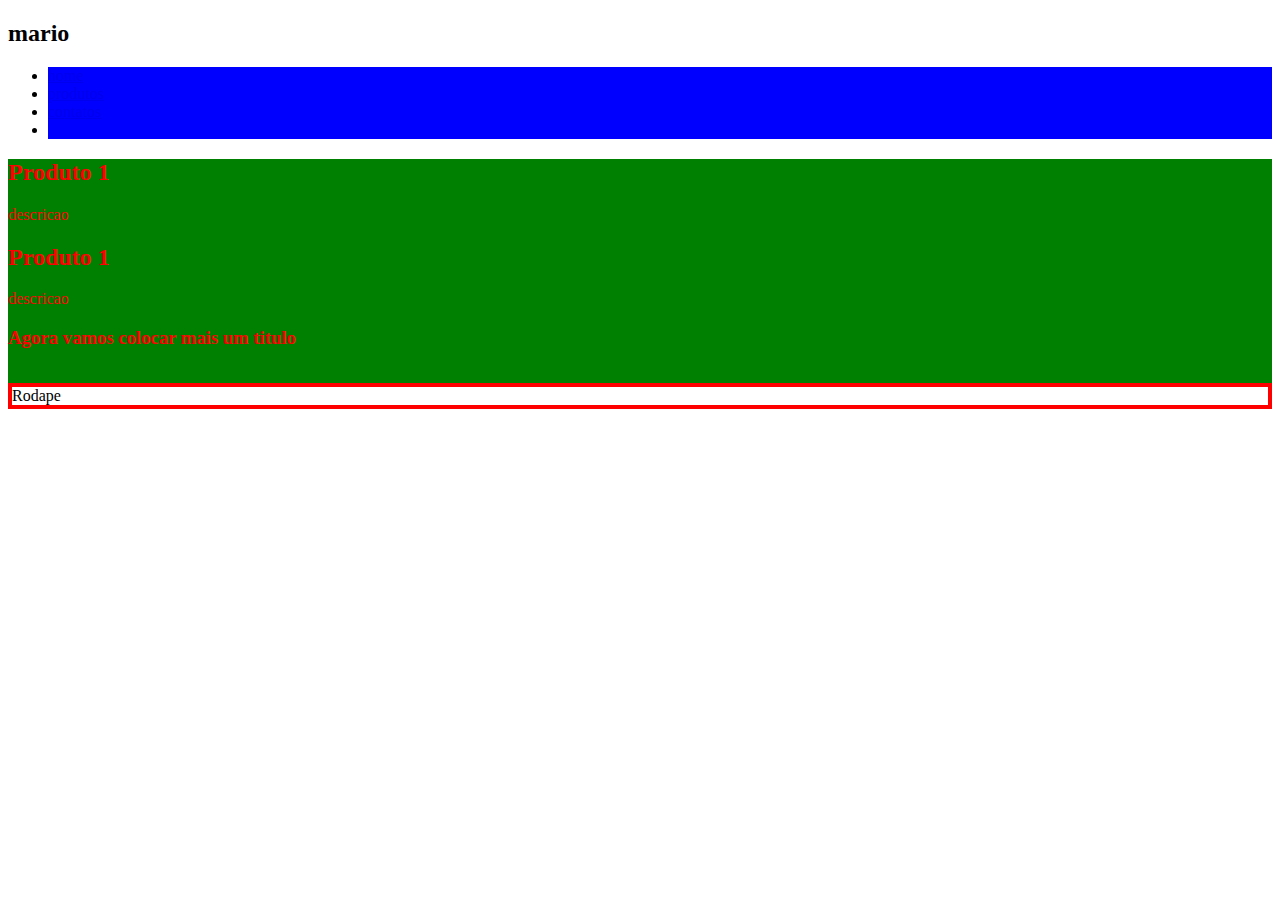
<file: Teoria-JavaScriptDOM/index.html>
<!doctype html>
<html lang="pt-br">
  <head>
    <meta charset="UTF-8" />
    <meta name="viewport" content="width=device-width, initial-scale=1.0" />
    <title>DOM</title>
    <link rel="stylesheet" href="style.css" />
    <script src="script.js" defer></script>
  </head>
  <body>
    <header>
      <h1 id="titulo">Titulo</h1>
      <nav>
        <ul>
          <li><a href="#">home</a></li>
          <li><a href="#">produtos</a></li>
          <li><a href="#">contatos</a></li>
        </ul>
      </nav>
    </header>
    <main id="main-container">
      <div class="produto">
        <h2>Produto 1</h2>
        <p>descricao</p>
      </div>
      <div class="produto">
        <h2>Produto 1</h2>
        <p>descricao</p>
      </div>
    </main>
    <footer>Rodape</footer>
  </body>
</html>
</file>
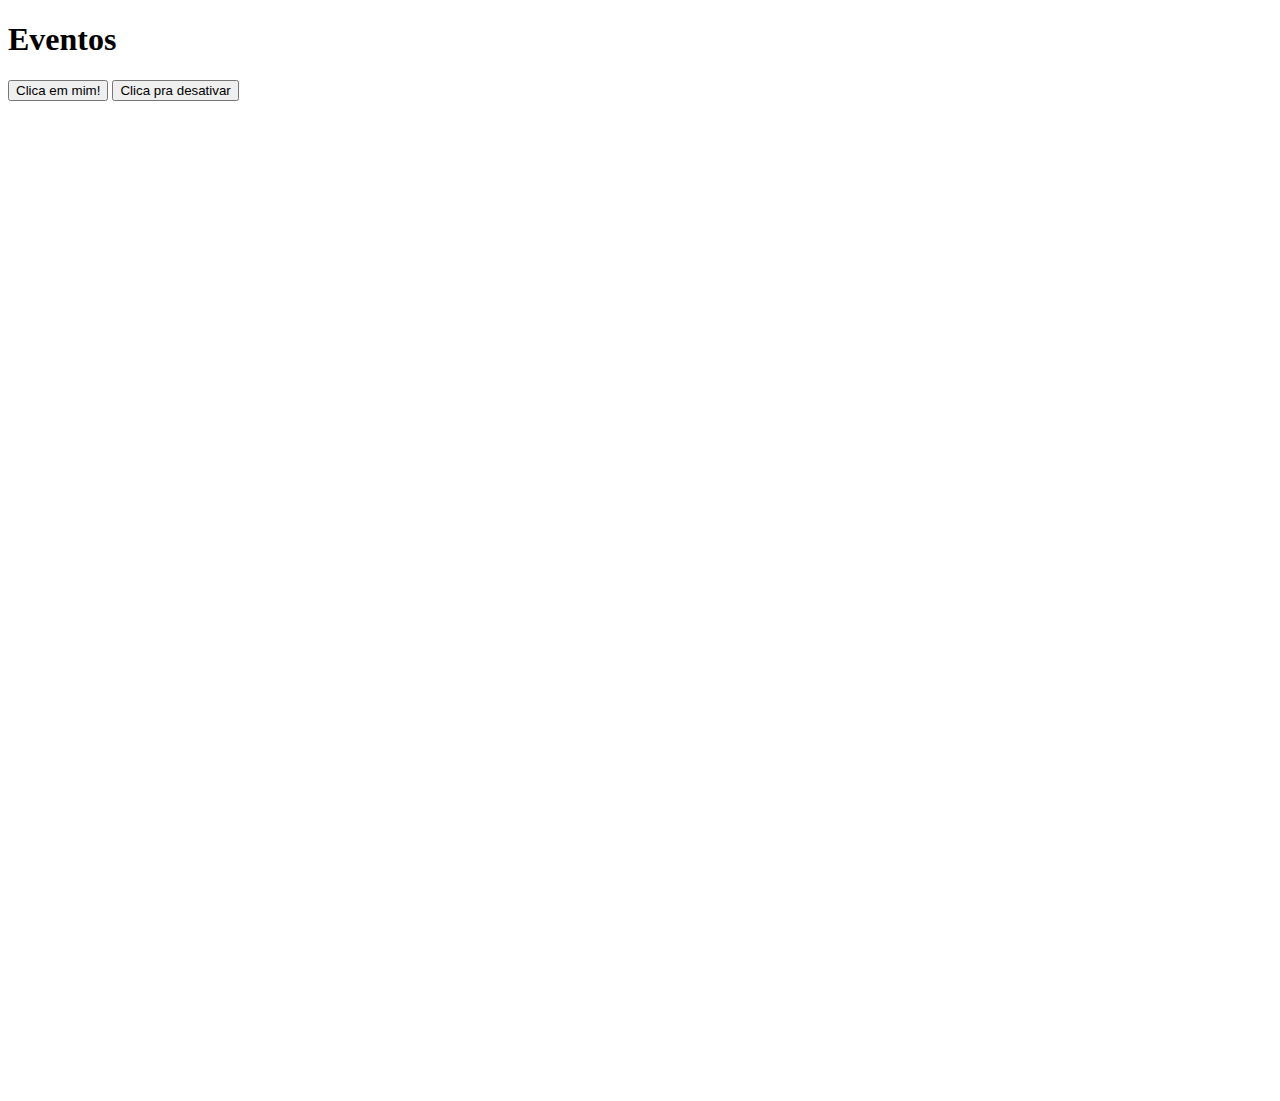
<file: Teoria-JavaScriptEventos/index.html>
<!doctype html>
<html lang="pt-br">
  <head>
    <meta charset="UTF-8" />
    <meta name="viewport" content="width=device-width, initial-scale=1.0" />
    <title>Eventos</title>
    <script src="script.js" defer></script>
    <link rel="stylesheet" href="style.css" />
  </head>
  <body>
    <h1>Eventos</h1>
    <button id="my-button">Clica em mim!</button>
    <button id="my-other-button">Clica pra desativar</button>
  </body>
</html>
</file>
<file: Projeto-BlogSemantico/style.css>
/* Geral */
* {
  padding: 0;
  margin: 0;
  font-family: Georgia;
}

ul {
  list-style: none;
}

a {
  text-decoration: none;
  color: #444;
  transition: 0.4s;
}

a:hover {
  color: #37a1f7;
}

/* Navbar */
#navbar {
  padding: 1.5rem 2.5rem;
  border-bottom: 2px solid #ddd;
}

#navbar-inner {
  display: flex;
  justify-content: space-between;
  align-items: center;
  max-width: 1200px;
  margin: 0 auto;
}

#nav-links {
  display: flex;
  gap: 1rem;
}

/* conteúdo principal */
.container {
  display: flex;
  padding: 2rem 2.5rem;
  gap: 3rem;
  max-width: 1200px;
  margin: 0 auto;
}

#posts-container {
  flex: 3 1 0;
}

.post {
  margin-bottom: 2.5rem;
}

.post img {
  width: 100%;
  margin-bottom: 1rem;
}

.title,
.description,
.author {
  margin-bottom: 1rem;
}

.title {
  font-size: 2rem;
}

.author {
  color: #333;
  font-weight: bold;
}

/* barra lateral */
#sidebar {
  flex: 1 1 0;
}

#search-bar,
#categories,
#tags {
  padding: 1.5rem;
  border: 1px solid #ddd;
  margin-bottom: 1rem;
}

#search-bar h4,
#categories h4,
#tags h4 {
  margin-bottom: 1.5rem;
  font-size: 1.6rem;
}

#search-bar form {
  display: flex;
}

#search-bar input {
  padding: 0.5rem 1rem;
  border: 1px solid #ddd;
}

#search-bar input[type="submit"] {
  cursor: pointer;
  background-color: #37a1f7;
  color: #fff;
  border: none;
}

#categories li {
  margin-bottom: 1rem;
}

#tags-container {
  display: flex;
  flex-wrap: wrap;
  gap: 0.5rem;
}

#tags-container a {
  background-color: #ddd;
  padding: 0.5rem 0.7rem;
  border-radius: 0.3rem;
}

/* Rodapé */
#footer {
  border-top: 2px solid #ddd;
  padding: 3rem;
  text-align: center;
}

#footer h2,
#footer p {
  margin-bottom: 1rem;
}

/* Responsivo */
@media (max-width: 450px) {
  .container {
    flex-wrap: wrap;
  }
}
</file>
<file: Projeto-Formulario/style.css>
body {
  margin: 0;
  font-family: Arial, Helvetica, sans-serif;
  background-color: rgb(240, 235, 255);
}

.header {
  background-color: rgb(102, 49, 187);
  color: white;
}
.header h2 {
  margin: 0;
  padding: 20px;
  height: 200px;
}

.container {
  position: relative;
  bottom: 100px;
  margin-left: auto;
  margin-right: auto;
  height: 1350px;
  width: 900px;
  background-color: white;
  box-sizing: border-box;
  padding: 30px;
}
.paragrafo-formulario {
  padding: 10px;
  color: rgb(102, 49, 187);
  text-align: center;
  font-size: 25px;
  border-bottom: 1px solid rgb(223, 223, 223);
}
.linha {
  position: relative;
  margin: 0 auto;
  bottom: 25px;

  width: 120px;
  height: 3px;
  background-color: rgb(102, 49, 187);
}

.container label,
.container input {
  display: block;
}

label {
  margin-bottom: 5px;
}
input {
  font-size: 15px;
  width: 450px;
  padding: 10px 0;
  border: none;
  border-bottom: 1px solid rgb(223, 223, 223);
  margin-bottom: 40px;
}

.asterisco {
  color: red;
}

textarea {
  width: 500px;
  padding: 10px 5px;
  margin-bottom: 30px;
}

.input-radio input {
  width: 15px;
  height: 15px;
  margin: 0;
}

.input-radio label {
  margin: 10px 0;
}

.input-radio input,
.input-radio label {
  display: inline-block;
}

.opcao-check-box label,
.opcao-check-box input {
  display: inline-block;
}

.opcao-check-box {
}

.foto label {
  margin-bottom: 20px;
}

.cadastrar input {
  width: 170px;
  height: 60px;
  background-color: rgb(102, 49, 187);
  color: white;
}
</file>
<file: Projeto-HospedarSite/style.css>
:root {
  --bg: #fff;
  --texto: #111;
  --borda: #e5e7eb;
  --caixa: #f8fafc;
  --acao: #2563eb;
}

[data-tema="escuro"] {
  --bg: #0b1220;
  --texto: #e5e7eb;
  --borda: #1f2937;
  --caixa: #111827;
  --acao: #38bdf8;
}

* {
  box-sizing: border-box;
}

html,
body {
  height: 100%;
}

body {
  margin: 0;
  font-family: Arial, Helvetica, sans-serif;
  min-height: 100vh;
  display: flex;
  flex-direction: column;
  background-color: var(--bg);
  color: var(--texto);
}

.topo {
  border-bottom: 1px solid var(--borda);
}

.topo .container {
  display: flex;
  align-items: center;
  justify-content: space-between;
  padding: 0.75rem 1rem;
}

.caixa {
  border: 1px solid var(--borda);
  background-color: var(--caixa);
  border: 0.5rem;
  border-radius: 0.5rem;
  padding: 2rem 1rem;
  margin: 1.5rem auto;
  max-width: 80%;
}

h1 {
  margin-bottom: 0.5rem;
  font-size: 1.6rem;
}

p {
  margin: 1rem 0;
}

form {
  display: grid;
  gap: 0.5rem;
}

label {
  font-weight: 600;
}

input {
  padding: 0.7rem 0.9rem;
  border: 1px solid var(--borda);
  border-radius: 0.5rem;
  background-color: var(--bg);
  color: var(--texto);
}

.btn {
  padding: 0.6rem 0.9rem;
  border: 1px solid var(--borda);
  background-color: var(--bg);
  color: var(--texto);
  border-radius: 0.5rem;
  cursor: pointer;
  margin-top: 1rem;
  max-width: 250px;
}

.btn.primario {
  margin-top: 1rem;
  background-color: var(--acao);
  color: #fff;
}

.rodape {
  border-top: 1px solid var(--borda);
  height: 65px;
  display: flex;
  align-items: center;
  justify-content: center;
  color: #6b7280;
  margin-top: auto;
}
</file>
<file: Projeto-Instagram/style.css>
* {
  margin: 0;
  padding: 0;
  box-sizing: border-box;
  font-family: Arial, Helvetica, sans-serif;
}

body {
  background-color: #fafafa;
}

#main-container {
  display: flex;
  margin-top: 30px;
}

#banner-container,
#form-container {
  flex-direction: 1 1 0;
  width: 50%;
}

#banner-container {
  text-align: right;
}

#banner-container img {
  width: 100%;
  margin-right: 15px;
  margin-top: 25px;
  max-width: 380px;
}

#form-container {
  text-align: center;
}

#form-box {
  background-color: #fff;
  border: 1px solid #dbdbdb;
  width: 350px;
  margin-top: 30px;
}

#logo-insta {
  width: 175px;
  height: 51px;
  margin: 30px auto 12px;
}

#login-form {
  margin-top: 20px;
}

#login-form input {
  display: block;
  font-size: 12px;
  padding: 12px 9px;
  background-color: #fafafa;
  border: 1px solid #dbdbdb;
  border-radius: 3px;
  width: 268px;
  margin: 5px auto;
}

#login-form input[type="submit"] {
  background-color: #b2dffc;
  color: #fff;
  margin-top: 15px;
  border-radius: 5px;
  height: 30px;
  font-size: 13px;
  padding: 0;
  font-weight: bold;
}

.separator {
  position: relative;
}

.line {
  border-top: 1px solid #dbdbdb;
  width: 268px;
  margin: 25px auto 35px;
}

.separator span {
  position: absolute;
  text-transform: uppercase;
  color: #bbb;
  background-color: #fff;
  top: -6px;
  width: 50px;
  margin-left: -25px;
  font-size: 14px;
}

#facebook-login {
  margin-bottom: 25px;
}

#facebook-login a {
  text-decoration: none;
  color: #385185;
  display: flex;
  align-items: center;
  justify-content: center;
}

#facebook-login img {
  width: 16px;
  height: 16px;
  margin-right: 8px;
}

#facebook-login span {
  font-weight: bold;
  font-size: 13px;
  margin-top: 1px;
}

#forgot-pass {
  margin-bottom: 20px;
  font-size: 12px;
}

#forgot-pass a {
  text-decoration: none;
  color: #373799;
}

#register-container {
  background-color: #fff;
  border: 1px solid #dbdbdb;
  width: 350px;
  margin-top: 10px;
  padding: 25px;
}

#register-container p {
  font-size: 14px;
  color: #262626;
}

#register-container a {
  color: #4a95f6;
  font-weight: bold;
  text-decoration: none;
}

#get-app-container {
  text-align: center;
  width: 350px;
}

#get-app-container {
  margin: 20px 0;
  font-size: 13px;
}

#get-app-container a {
  text-decoration: none;
}

#get-app-container img {
  width: 136px;
  height: 40px;
}

footer {
  text-align: left;
  width: 1000px;
  margin: 50px auto;
  display: flex;
  flex-direction: column;
  justify-content: center;
  align-items: center;
}

footer #footer-links {
  display: flex;
  list-style: none;
}

#footer-links li {
  margin-right: 10px;
}

#footer-links a,
#copyright {
  text-decoration: none;
  color: #8e8e8e;
  font-size: 12px;
}

#copyright {
  margin-top: 10px;
}

/* MOBILE */
@media (max-width: 450px) {
  body {
    background-color: #fff;
  }

  #banner-container {
    display: none;
  }

  #main-container,
  #form-box {
    margin-top: 0;
  }

  #form-container,
  #form-box,
  #register-container,
  #get-app-container {
    width: 100%;
    border: none;
  }

  footer {
    width: 90%;
  }

  #footer-links {
    flex-wrap: wrap;
    justify-content: center;
    margin-bottom: 10px;
  }
}
</file>
<file: Teoria-Flexbox/style.css>
body {
  padding-bottom: 500px;
}

.flex {
  display: flex;
  background-color: #ddd;
  margin-bottom: 20px;
}

.flex-column {
  display: flex;
  background-color: #ccc;
  flex-direction: column;
  margin-bottom: 20px;
}

.wrap {
  display: flex;
  margin-bottom: 20px;
  flex-wrap: wrap;
}

.box {
  height: 40px;
  width: 33%;
  border: 1px solid red;
}

.center,
.space-around,
.space-between,
.end {
  display: flex;
  margin-bottom: 20px;
}

.center .box,
.space-around .box,
.space-between .box,
.end .box {
  width: 50px;
}

.center {
  justify-content: center;
}

.space-around {
  justify-content: space-around;
}

.space-between {
  justify-content: space-between;
}

.end {
  justify-content: end;
}

.align-center,
.flex-end,
.stretch {
  display: flex;
  margin-bottom: 20px;
  height: 200px;
  border: 1px solid blue;
}

.align-center .box,
.flex-end .box,
.stretch .box {
  width: 50px;
}

.align-center {
  align-items: center;
}

.flex-end {
  align-items: flex-end;
}

.strech {
  align-items: stretch;
}

.stretch .box {
  height: auto;
}

.gap {
  display: flex;
  flex-wrap: wrap;
  justify-content: center;
  border: 1px solid green;
  gap: 10px;
}

.gap .box {
  width: 32%;
}

.order {
  display: flex;
}

#one {
  order: 1;
}

#two {
  order: 2;
}

#three {
  order: 3;
}

.grow {
  display: flex;
}

.grow .box {
  flex: 1;
}
.grow .big {
  flex: 2;
}

.basis {
  display: flex;
}

.basis .box {
  flex-basis: 20px;
}

.basis .big {
  flex-grow: 1;
}

.shrink {
  display: flex;
}

.shrink .box {
  flex-grow: 1;
  flex-shrink: 1;
  flex-basis: 250px;
  width: auto;
}

.shrink .small {
  flex-shrink: 2;
}

.shorthand {
  display: flex;
}

.shorthand .box {
  width: auto;
  flex: 1 1 50px;
}

.shorthand .different {
  flex: 3 1 400px;
}

.auto-alignment {
  height: 300px;
  display: flex;
  align-items: flex-end;
  border: 1px solid red;
}

.auto-alignment .different {
  align-self: center;
}
</file>
<file: Teoria-Formularios/style.css>
body {
  padding-bottom: 500px;
}

div {
  margin-bottom: 10px;
}

div input,
div label {
  display: block;
}

fieldset {
  border-radius: 10px;
}

.radio label,
.radio input,
.radio span {
  display: inline-block;
}

.radio input {
  width: 50px;
  height: 50px;
}
.radio {
  border: 1px solid blue;
}

.radio label {
  position: relative;
  bottom: 20px;
}
</file>
<file: Teoria-JavaScriptDOM/style.css>
footer {
  border: 4px solid red;
}
</file>
<file: Teoria-JavaScriptEventos/style.css>
body {
  margin-bottom: 1000px;
}
</file>
